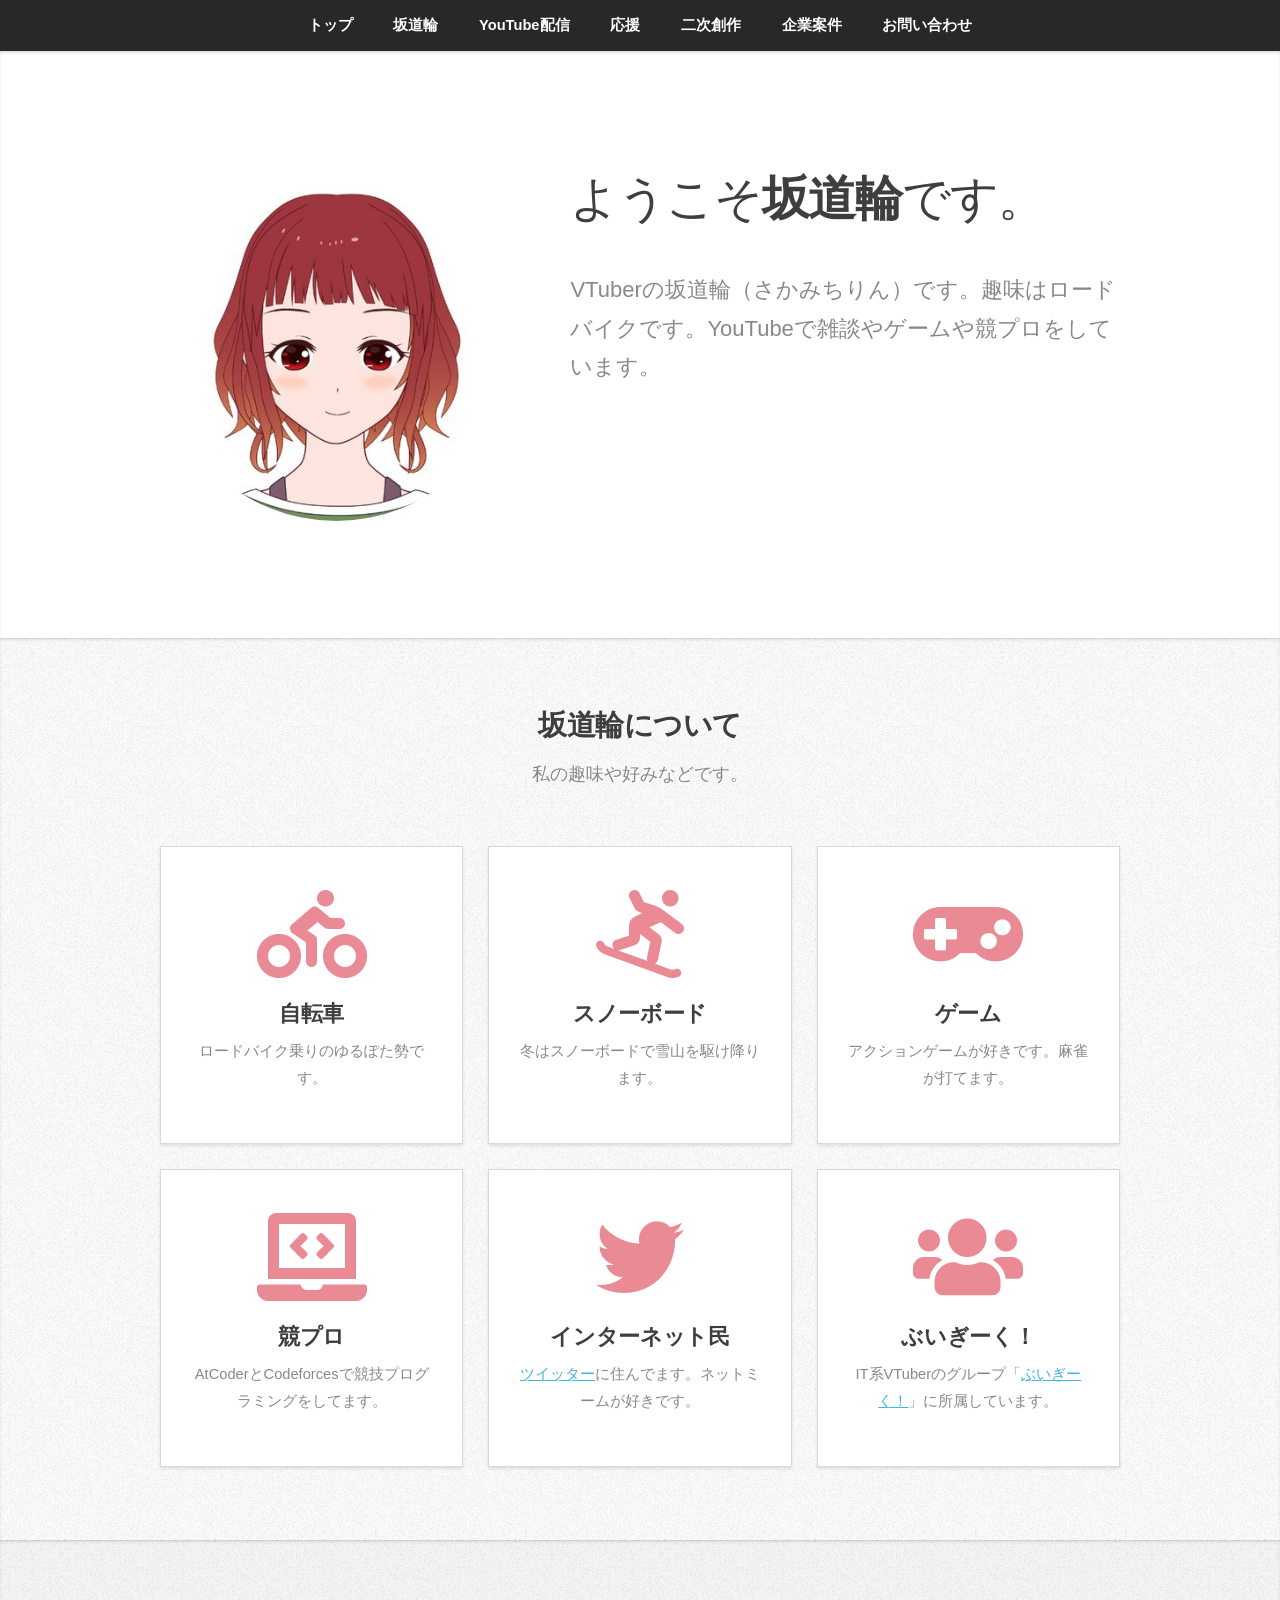
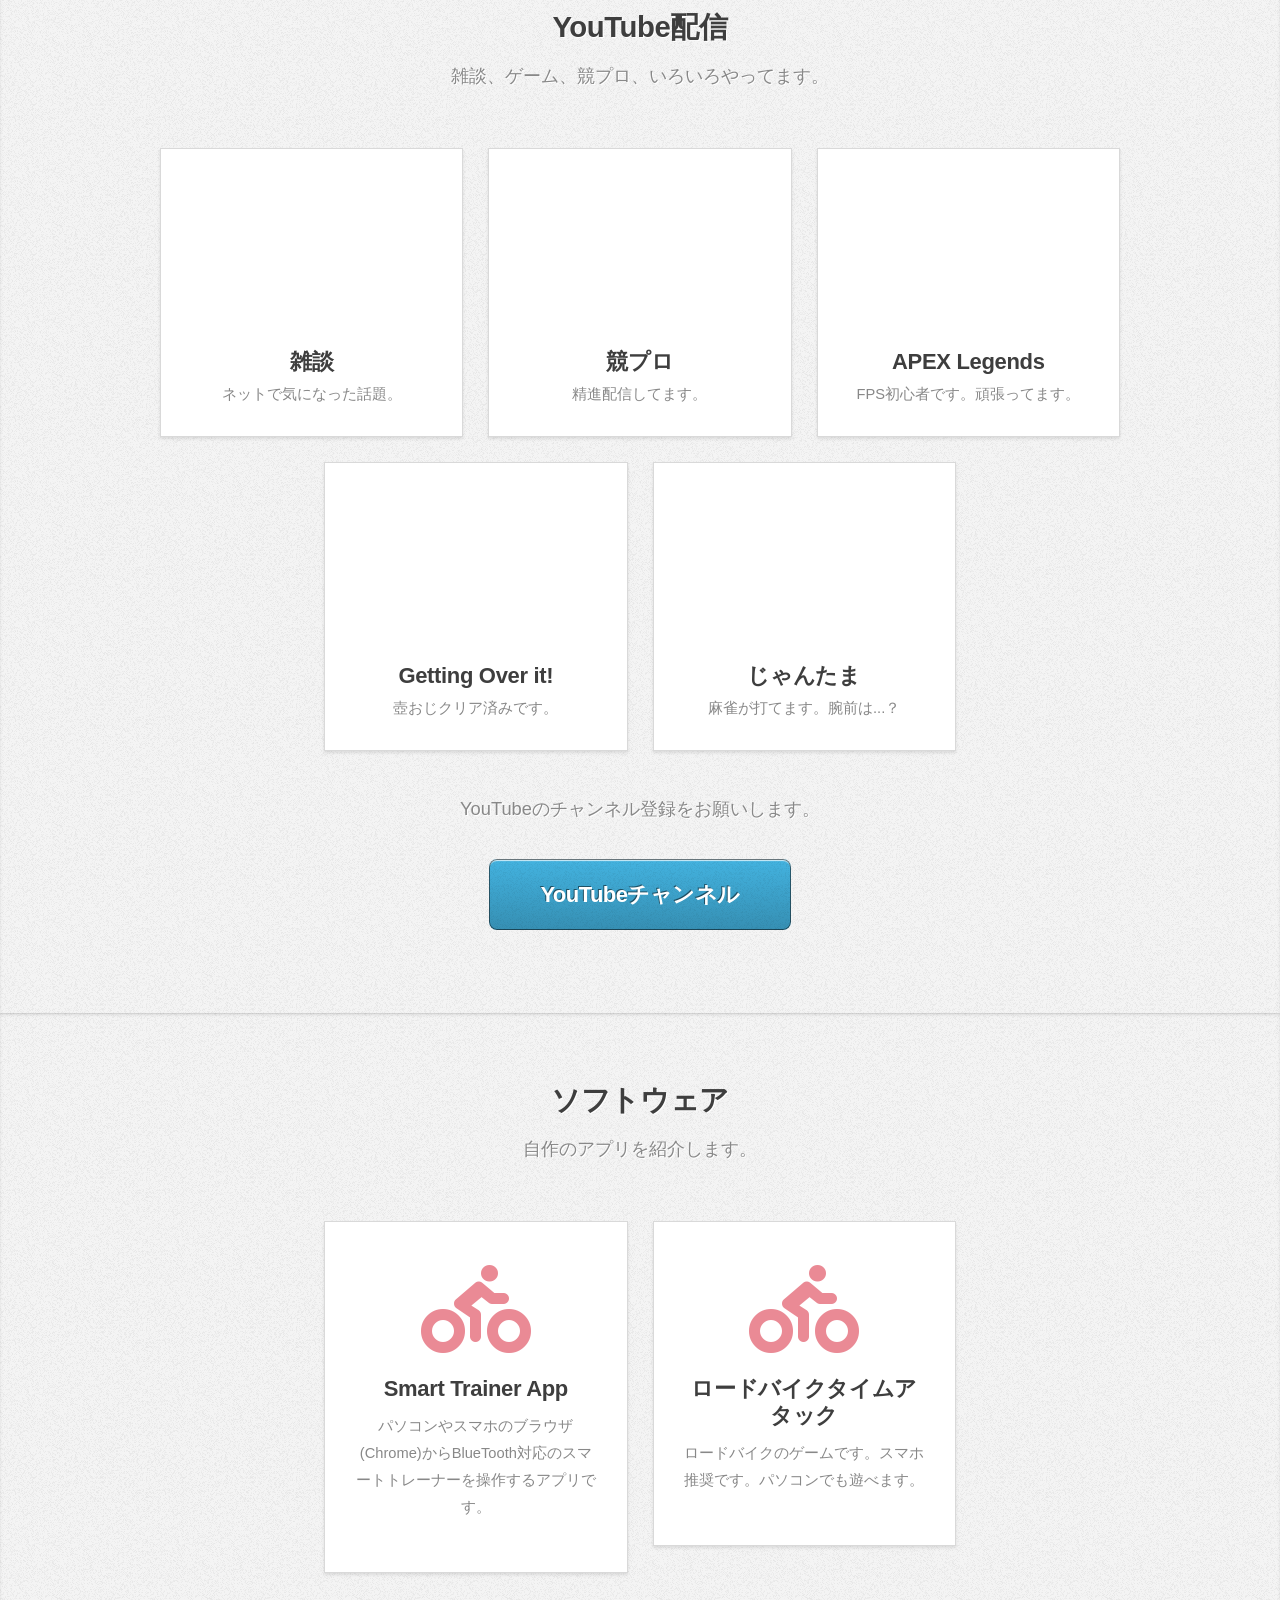
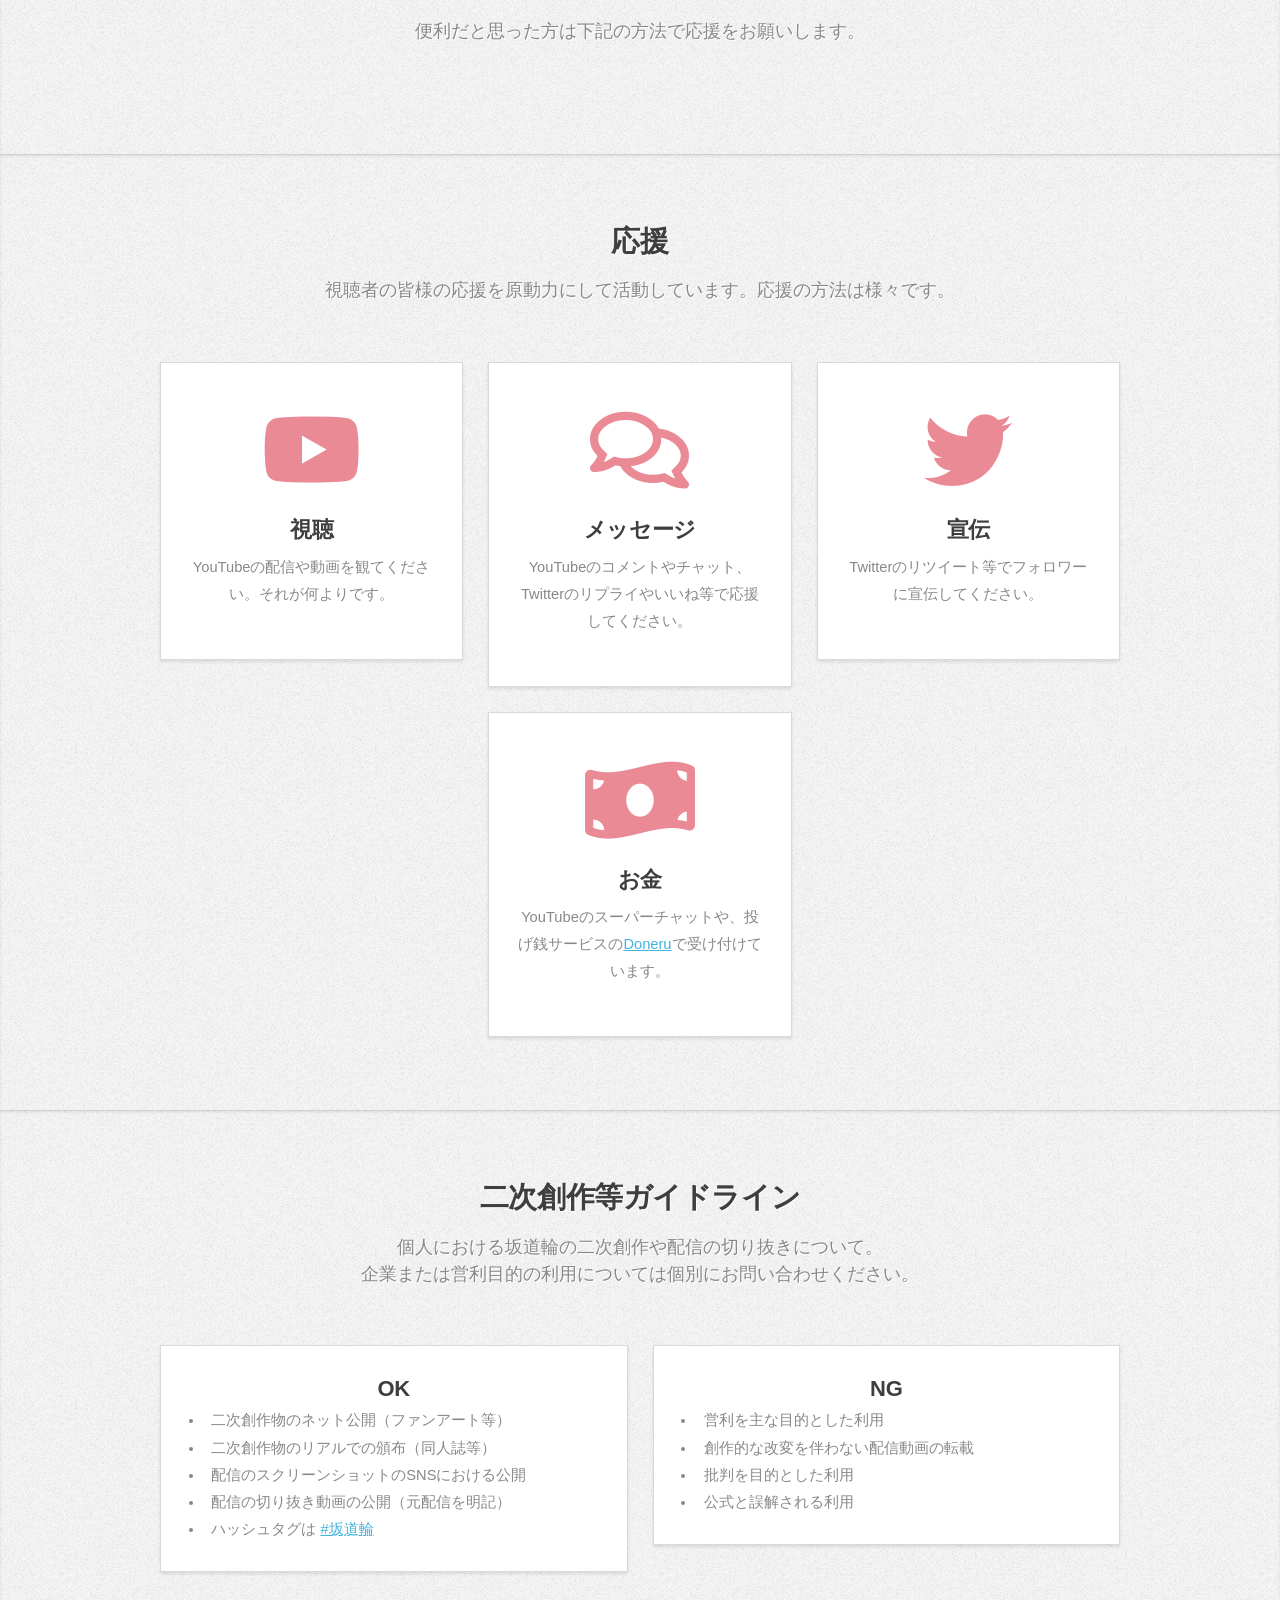
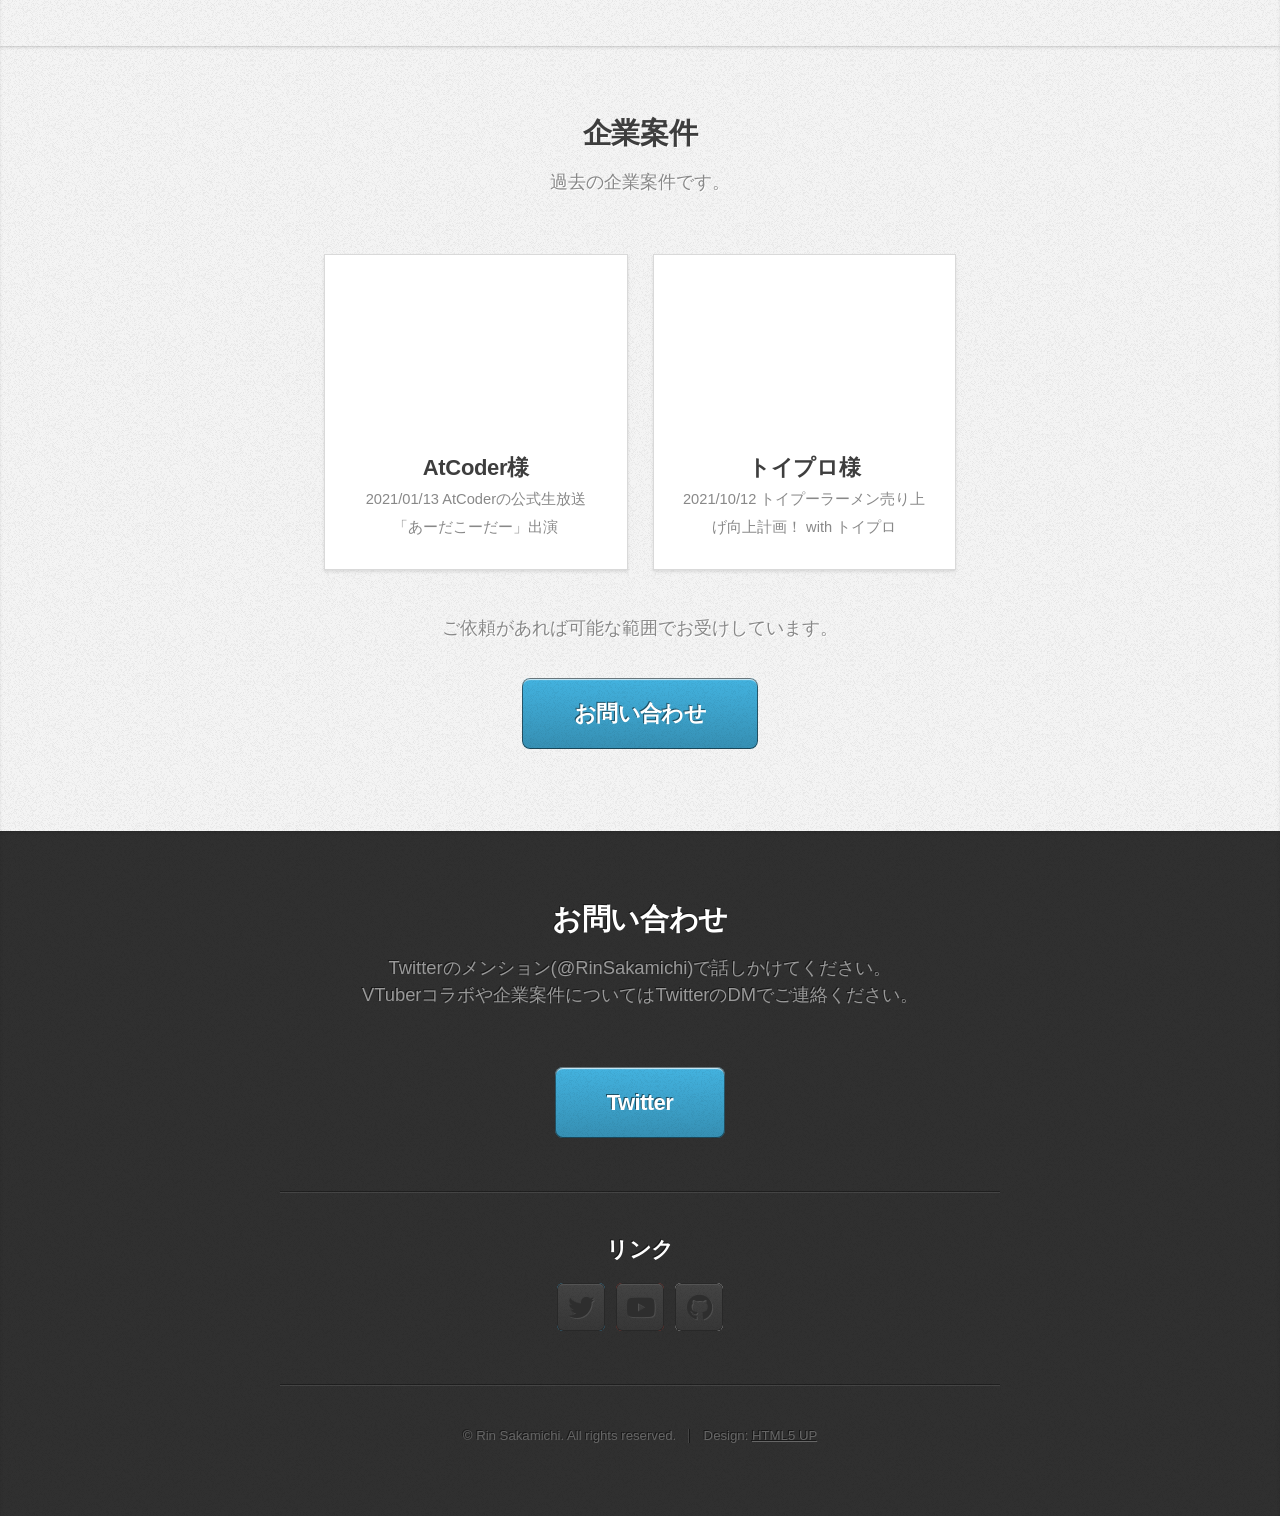
<file: index.html>
<!DOCTYPE HTML>
<html>
	<head>
		<title>VTuber 坂道輪</title>
		<meta charset="utf-8" />
		<meta name="viewport" content="width=device-width, initial-scale=1, user-scalable=no" />
		<link rel="stylesheet" href="assets/css/main.css" />
		<link rel="stylesheet" href="assets/css/sub.css" />
		<link rel="icon" href="images/favicon.svg" type="image/svg+xml">
	</head>
	<body class="is-preload">

		<!-- Nav -->
			<nav id="nav">
				<ul class="container">
					<li><a href="#top">トップ</a></li>
					<li><a href="#about">坂道輪</a></li>
					<li><a href="#youtube">YouTube配信</a></li>
					<li><a href="#support">応援</a></li>
					<li><a href="#guideline">二次創作</a></li>
					<li><a href="#work">企業案件</a></li>
					<li><a href="#contact">お問い合わせ</a></li>
				</ul>
			</nav>

		<!-- Top -->
			<article id="top" class="wrapper style1">
				<div class="container">
					<div class="row">
						<div class="col-4 col-5-large col-12-medium">
							<span class="image fit"><img src="images/rin.jpg" alt="" /></span>
						</div>
						<div class="col-8 col-7-large col-12-medium">
							<header>
								<h1>ようこそ<strong>坂道輪</strong>です。</h1>
							</header>
							<p>VTuberの坂道輪（さかみちりん）です。趣味はロードバイクです。YouTubeで雑談やゲームや競プロをしています。</p>
						</div>
					</div>
				</div>
			</article>

		<!-- About -->
			<article id="about" class="wrapper style2">
				<div class="container">
					<header>
						<h2>坂道輪について</h2>
						<p>私の趣味や好みなどです。</p>
					</header>
					<div class="row aln-center">
						<div class="col-4 col-6-medium col-12-small">
							<section class="box style1">
								<span class="icon solid featured fa-biking"></span>
								<h3>自転車</h3>
								<p>ロードバイク乗りのゆるぽた勢です。</p>
							</section>
						</div>
						<div class="col-4 col-6-medium col-12-small">
							<section class="box style1">
								<span class="icon solid featured fa-snowboarding"></span>
								<h3>スノーボード</h3>
								<p>冬はスノーボードで雪山を駆け降ります。</p>
							</section>
						</div>
						<div class="col-4 col-6-medium col-12-small">
							<section class="box style1">
								<span class="icon solid featured fa-gamepad"></span>
								<h3>ゲーム</h3>
								<p>アクションゲームが好きです。麻雀が打てます。</p>
							</section>
						</div>
						<div class="col-4 col-6-medium col-12-small">
							<section class="box style1">
								<span class="icon solid featured fa-laptop-code"></span>
								<h3>競プロ</h3>
								<p>AtCoderとCodeforcesで競技プログラミングをしてます。</p>
							</section>
						</div>
						<div class="col-4 col-6-medium col-12-small">
							<section class="box style1">
								<span class="icon brands featured fa-twitter"></span>
								<h3>インターネット民</h3>
								<p><a href="https://twitter.com/RinSakamichi">ツイッター</a>に住んでます。ネットミームが好きです。</p>
							</section>
						</div>
						<div class="col-4 col-6-medium col-12-small">
							<section class="box style1">
								<span class="icon solid featured fa-users"></span>
								<h3>ぶいぎーく！</h3>
								<p>IT系VTuberのグループ「<a href="https://vgeekpro.com/">ぶいぎーく！</a>」に所属しています。</p>
							</section>
						</div>
					</div>
				</div>
			</article>

		<!-- Youtube -->
			<article id="youtube" class="wrapper style3">
				<div class="container">
					<header>
						<h2>YouTube配信</h2>
						<p>雑談、ゲーム、競プロ、いろいろやってます。</p>
					</header>
					<div class="row aln-center">
						<div class="col-4 col-6-medium col-12-small">
							<article class="box style2">
								<div class="embed-responsive embed-responsive-16by9 image fit">
									<iframe class="embed-responsive-item" src="https://www.youtube.com/embed/PSwb-46ZliI"  allowfullscreen></iframe>
								</div>
								<h3><a href="https://www.youtube.com/playlist?list=PLFi46EaoQjc_jAxZEx3olLDhNlMRoZ-14">雑談</a></h3>
								<p>ネットで気になった話題。</p>
							</article>
						</div>
						<div class="col-4 col-6-medium col-12-small">
							<article class="box style2">
								<div class="embed-responsive embed-responsive-16by9 image fit">
									<iframe class="embed-responsive-item" src="https://www.youtube.com/embed/tpE_3C1_MtQ"  allowfullscreen></iframe>
								</div>
								<h3><a href="https://www.youtube.com/playlist?list=PLFi46EaoQjc-c4BoLQl7Gibo0ncGLX5A2">競プロ</a></h3>
								<p>精進配信してます。</p>
							</article>
						</div>
						<div class="col-4 col-6-medium col-12-small">
							<article class="box style2">
								<div class="embed-responsive embed-responsive-16by9 image fit">
									<iframe class="embed-responsive-item" src="https://www.youtube.com/embed/CiyMWdt1Hx4"  allowfullscreen></iframe>
								</div>
								<h3><a href="https://www.youtube.com/playlist?list=PLFi46EaoQjc8MMFin82fOkr5Fip9q0m7t">APEX Legends</a></h3>
								<p>FPS初心者です。頑張ってます。</p>
							</article>
						</div>
						<div class="col-4 col-6-medium col-12-small">
							<article class="box style2">
								<div class="embed-responsive embed-responsive-16by9 image fit">
									<iframe class="embed-responsive-item" src="https://www.youtube.com/embed/8OgbjP1DBs4"  allowfullscreen></iframe>
								</div>
								<h3><a href="https://www.youtube.com/playlist?list=PLFi46EaoQjc-4pVzFT2dpYCqwcc2dq0h0">Getting Over it!</a></h3>
								<p>壺おじクリア済みです。</p>
							</article>
						</div>
						<div class="col-4 col-6-medium col-12-small">
							<article class="box style2">
								<div class="embed-responsive embed-responsive-16by9 image fit">
									<iframe class="embed-responsive-item" src="https://www.youtube.com/embed/j-us2_yyUjo "  allowfullscreen></iframe>
								</div>
								<h3><a href="https://www.youtube.com/playlist?list=PLFi46EaoQjc9QBCo8S5a8ERQlI256oQM3">じゃんたま</a></h3>
								<p>麻雀が打てます。腕前は...？</p>
							</article>
						</div>
					</div>
					<footer>
						<p>YouTubeのチャンネル登録をお願いします。</p>
						<a href="https://www.youtube.com/c/rinsakamichi" class="button large scrolly">YouTubeチャンネル</a>
					</footer>
				</div>
			</article>

			
		<!-- Software -->
			<article id="software" class="wrapper style3">
				<div class="container">
					<header>
						<h2>ソフトウェア</h2>
						<p>自作のアプリを紹介します。</p>
					</header>
					<div class="row aln-center">
						<div class="col-4 col-6-medium col-12-small">
							<section class="box style1">
								<span class="icon solid featured fa-biking"></span>
								<h3><a href="./smart_trainer_app/">Smart Trainer App</a></h3>
								<p>パソコンやスマホのブラウザ(Chrome)からBlueTooth対応のスマートトレーナーを操作するアプリです。</p>
							</section>
						</div>
						<div class="col-4 col-6-medium col-12-small">
							<section class="box style1">
								<span class="icon solid featured fa-biking"></span>
								<h3><a href="./game_time_trial/">ロードバイクタイムアタック</a></h3>
								<p>ロードバイクのゲームです。スマホ推奨です。パソコンでも遊べます。</p>
							</section>
						</div>
					</div>
					<footer>
						<p>便利だと思った方は下記の方法で応援をお願いします。</p>
					</footer>
				</div>
			</article>

		<!-- Support -->
		<article id="support" class="wrapper style3">
			<div class="container">
				<header>
					<h2>応援</h2>
					<p>視聴者の皆様の応援を原動力にして活動しています。応援の方法は様々です。</p>
				</header>
				<div class="row aln-center">
					<div class="col-4 col-6-medium col-12-small">
						<section class="box style1">
							<span class="icon featured brands fa-youtube"></span>
							<h3>視聴</h3>
							<p>YouTubeの配信や動画を観てください。それが何よりです。</p>
						</section>
					</div>
					<div class="col-4 col-6-medium col-12-small">
						<section class="box style1">
							<span class="icon featured fa-comments"></span>
							<h3>メッセージ</h3>
							<p>YouTubeのコメントやチャット、Twitterのリプライやいいね等で応援してください。</p>
						</section>
					</div>
					<div class="col-4 col-6-medium col-12-small">
						<section class="box style1">
							<span class="icon brands featured fa-twitter"></span>
							<h3>宣伝</h3>
							<p>Twitterのリツイート等でフォロワーに宣伝してください。</p>
						</section>
					</div>
					<div class="col-4 col-6-medium col-12-small">
						<section class="box style1">
							<span class="icon solid featured fa-money-bill-wave"></span>
							<h3>お金</h3>
							<p>YouTubeのスーパーチャットや、投げ銭サービスの<a href="https://doneru.jp/rin">Doneru</a>で受け付けています。</p>
						</section>
					</div>
				</div>
			</div>
		</article>

		<!-- Guideline -->
		<article id="guideline" class="wrapper style3">
			<div class="container">
				<header>
					<h2>二次創作等ガイドライン</h2>
					<p>個人における坂道輪の二次創作や配信の切り抜きについて。</p>
					<p>企業または営利目的の利用については個別にお問い合わせください。</p>
				</header>
				<div class="row aln-center">
					<div class="col-6 col-6-medium col-12-small">
						<article class="box style2">
							<h3>OK</h3>
							<ul class="guideline">
								<li>二次創作物のネット公開（ファンアート等）</li>
								<li>二次創作物のリアルでの頒布（同人誌等）</li>
								<li>配信のスクリーンショットのSNSにおける公開</li>
								<li>配信の切り抜き動画の公開（元配信を明記）</li>
								<li>ハッシュタグは <a href="https://twitter.com/search?q=%23%E5%9D%82%E9%81%93%E8%BC%AA">#坂道輪</a></li>
							</ul>
						</article>
					</div>
					<div class="col-6 col-6-medium col-12-small">
						<article class="box style2">
							<h3>NG</h3>
							<ul class="guideline">
								<li>営利を主な目的とした利用</li>
								<li>創作的な改変を伴わない配信動画の転載</li>
								<li>批判を目的とした利用</li>
								<li>公式と誤解される利用</li>
							</ul>
						</article>
					</div>
				</div>
			</div>
		</article>

		<!-- Work -->
		<article id="work" class="wrapper style3">
			<div class="container">
				<header>
					<h2>企業案件</h2>
					<p>過去の企業案件です。</p>
				</header>
				<div class="row aln-center">
					<div class="col-4 col-6-medium col-12-small">
						<article class="box style2">
							<div class="embed-responsive embed-responsive-16by9 image fit">
								<iframe class="embed-responsive-item" src="https://www.youtube.com/embed/vUxW3hOBfS8?t=1531"  allowfullscreen></iframe>
							</div>
							<h3><a href="https://atcoder.jp/">AtCoder様</a></h3>
							<p>2021/01/13 AtCoderの公式生放送「あーだこーだー」出演</p>
						</article>
					</div>
					<div class="col-4 col-6-medium col-12-small">
						<article class="box style2">
							<div class="embed-responsive embed-responsive-16by9 image fit">
								<iframe class="embed-responsive-item" src="https://www.youtube.com/embed/n1tU9yyR29o"  allowfullscreen></iframe>
							</div>
							<h3><a href="https://www.toy-pro.net/">トイプロ様</a></h3>
							<p>2021/10/12 トイプーラーメン売り上げ向上計画！ with トイプロ</p>
						</article>
					</div>
				</div>
				<footer>
					<p>ご依頼があれば可能な範囲でお受けしています。</p>
					<a href="#contact" class="button large scrolly">お問い合わせ</a>
				</footer>
			</div>
		</article>

		<!-- Contact -->
			<article id="contact" class="wrapper style4">
				<div class="container medium">
					<header>
						<h2>お問い合わせ</h2>
						<p>Twitterのメンション(@RinSakamichi)で話しかけてください。</p>
						<p>VTuberコラボや企業案件についてはTwitterのDMでご連絡ください。</p>
					</header>
					<a href="https://twitter.com/RinSakamichi" class="button large scrolly">Twitter</a>
					<div class="col-12">
						<hr />
						<h3>リンク</h3>
						<ul class="social">
							<li><a href="https://twitter.com/RinSakamichi" class="icon brands fa-twitter"><span class="label">Twitter</span></a></li>
							<li><a href="https://www.youtube.com/c/rinsakamichi" class="icon brands fa-youtube"><span class="label">YouTube</span></a></li>
							<li><a href="https://github.com/RinSakamichi" class="icon brands fa-github"><span class="label">Github</span></a></li>
						</ul>
						<hr />
					</div>
					<footer>
						<ul id="copyright">
							<li>&copy; Rin Sakamichi. All rights reserved.</li><li>Design: <a href="http://html5up.net">HTML5 UP</a></li>
						</ul>
					</footer>
				</div>
			</article>

		<!-- Scripts -->
			<script src="assets/js/jquery.min.js"></script>
			<script src="assets/js/jquery.scrolly.min.js"></script>
			<script src="assets/js/browser.min.js"></script>
			<script src="assets/js/breakpoints.min.js"></script>
			<script src="assets/js/util.js"></script>
			<script src="assets/js/main.js"></script>

	</body>
</html>
</file>
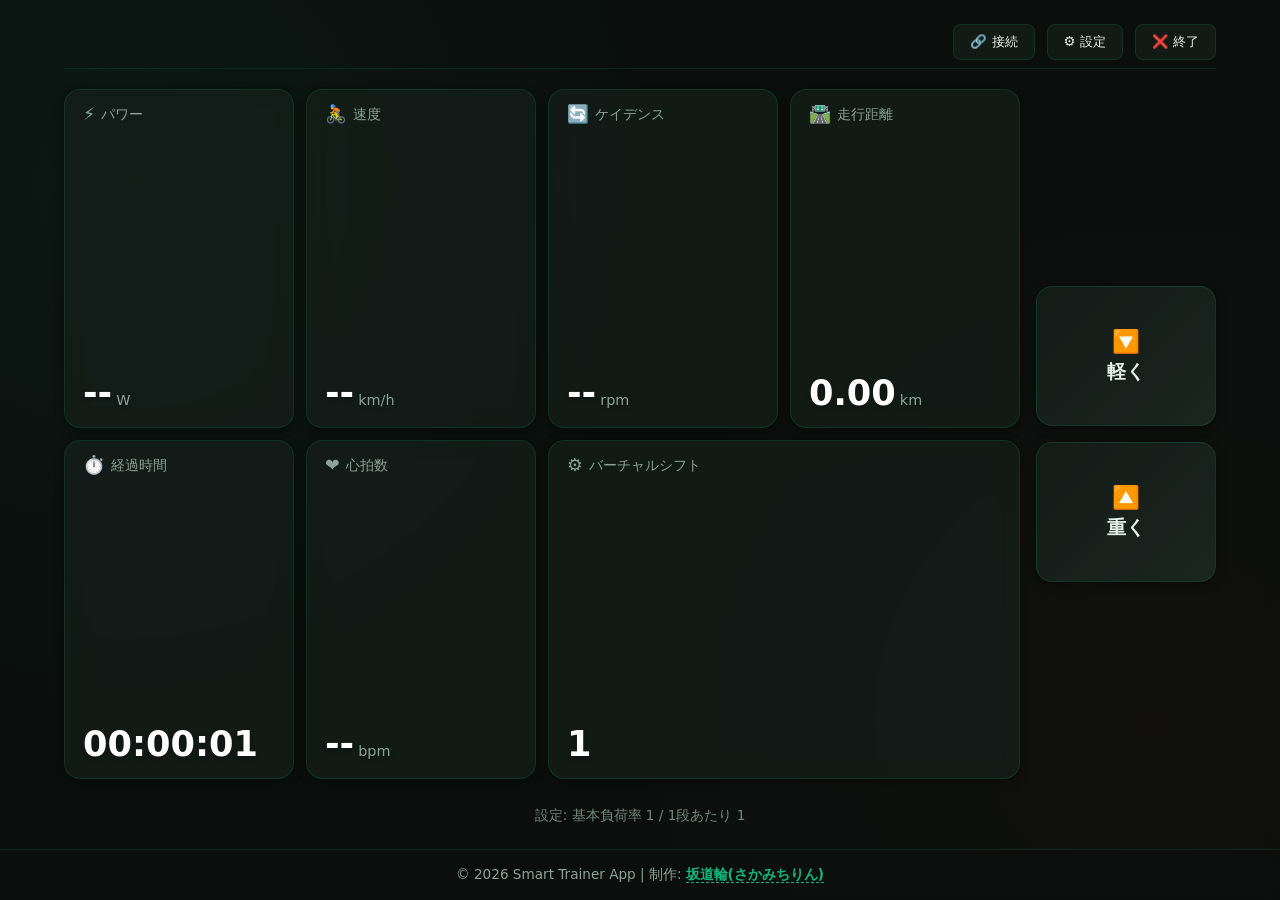
<file: smart_trainer_app/index.html>
<!doctype html>
<html lang="ja">
  <head>
    <meta charset="UTF-8" />
    <meta name="viewport" content="width=device-width, initial-scale=1.0" />
    <title>Smart Trainer App</title>
    <script type="module" crossorigin src="./assets/index-COaM7_fy.js"></script>
    <link rel="stylesheet" crossorigin href="./assets/index-C1PoY8Jf.css">
  </head>
  <body>
    <div id="root"></div>
  </body>
</html>
</file>
<file: assets/css/sub.css>
.embed-responsive {
    position: relative;
    display: block;
    width: 100%;
    padding: 0;
    overflow: hidden;
  }
  
  .embed-responsive::before {
    display: block;
    content: "";
  }
  
  .embed-responsive .embed-responsive-item,
  .embed-responsive iframe,
  .embed-responsive embed,
  .embed-responsive object,
  .embed-responsive video {
    position: absolute;
    top: 0;
    bottom: 0;
    left: 0;
    width: 100%;
    height: 100%;
    border: 0;
  }
  
  .embed-responsive-21by9::before {
    padding-top: 42.857143%;
  }
  
  .embed-responsive-16by9::before {
    padding-top: 56.25%;
  }
  
  .embed-responsive-4by3::before {
    padding-top: 75%;
  }
  
  .embed-responsive-1by1::before {
    padding-top: 100%;
  }
  
  .embed-responsive-21by9::before {
    padding-top: 42.857143%;
  }
  
  .embed-responsive-16by9::before {
    padding-top: 56.25%;
  }
  
  .embed-responsive-4by3::before {
    padding-top: 75%;
  }
  
  .embed-responsive-1by1::before {
    padding-top: 100%;
  }
  

ul.guideline {
    text-align: left;
    margin: 0;
}
</file>
<file: smart_trainer_app/assets/index-C1PoY8Jf.css>
:root{--bg-primary: #0a0f0d;--bg-secondary: rgba(22, 32, 28, .7);--bg-tertiary: #1b2621;--text-primary: #e6f3ed;--text-secondary: #8da399;--brand-green: #10b981;--brand-green-hover: #059669;--brand-green-glow: rgba(16, 185, 129, .2);--accent-red: #ef4444;--accent-red-hover: #dc2626;--accent-red-glow: rgba(239, 68, 68, .2);--border-color: rgba(16, 185, 129, .15);--border-color-focus: rgba(16, 185, 129, .4);--font-main: "Outfit", "Inter", system-ui, sans-serif;--shadow-sm: 0 2px 8px rgba(0, 0, 0, .5);--shadow-md: 0 8px 30px rgba(0, 0, 0, .6);--shadow-glow: 0 0 20px rgba(16, 185, 129, .15)}html,body,#root{margin:0;padding:0;height:100%;background-color:var(--bg-primary);color:var(--text-primary);font-family:var(--font-main);background-image:radial-gradient(circle at 10% 20%,rgba(16,185,129,.05) 0%,transparent 40%),radial-gradient(circle at 90% 80%,rgba(239,68,68,.03) 0%,transparent 40%);background-attachment:fixed}.app-container{display:flex;flex-direction:column;height:100vh;height:100dvh;overflow:hidden}.screen{flex:1;padding:24px;display:flex;flex-direction:column;gap:20px;max-width:1200px;margin:0 auto;width:100%;box-sizing:border-box;overflow-y:auto}.screen.home{overflow:hidden;height:100%}.home-content{display:flex;flex:1;gap:20px;min-height:0}.topbar{display:flex;justify-content:space-between;align-items:center;gap:12px;padding-bottom:8px;border-bottom:1px solid var(--border-color)}.topbar-left,.topbar-right{display:flex;gap:12px;align-items:center}.topbar button{background:var(--bg-secondary);border:1px solid var(--border-color);color:var(--text-primary);padding:8px 16px;border-radius:8px;font-weight:500;cursor:pointer;transition:all .2s ease;font-family:var(--font-main);display:flex;align-items:center;gap:6px}.topbar button:hover{background:var(--brand-green-glow);border-color:var(--brand-green);color:#fff;box-shadow:0 0 10px var(--brand-green-glow)}.topbar button.btn-finish:hover{background:var(--accent-red-glow);border-color:var(--accent-red);color:#fff;box-shadow:0 0 10px var(--accent-red-glow)}.metrics{display:grid;min-height:0}.metric-card{background:var(--bg-secondary);backdrop-filter:blur(10px);-webkit-backdrop-filter:blur(10px);border:1px solid var(--border-color);border-radius:16px;box-shadow:var(--shadow-sm);transition:transform .2s ease,border-color .2s ease,box-shadow .2s ease;display:flex;flex-direction:column;justify-content:space-between;box-sizing:border-box}.metric-card:hover{transform:translateY(-4px);border-color:#10b9814d;box-shadow:var(--shadow-md),0 0 15px #10b9811a}.metric-label{color:var(--text-secondary);display:flex;align-items:center;gap:6px;font-weight:500}.metric-label-icon{font-size:1.1rem}.metric-value{font-weight:800;color:#fff;display:flex;align-items:baseline;text-shadow:0 2px 4px rgba(0,0,0,.3)}.metric-unit{font-weight:500;color:var(--text-secondary);margin-left:4px}.shift-controls{display:flex;flex-shrink:0}.big-shift-button{font-weight:700;font-family:var(--font-main);background:linear-gradient(135deg,var(--bg-secondary),var(--bg-tertiary));border:1px solid var(--border-color);color:var(--text-primary);border-radius:20px;cursor:pointer;box-shadow:var(--shadow-sm);transition:all .2s cubic-bezier(.4,0,.2,1);display:flex;flex-direction:column;justify-content:center;align-items:center;gap:4px}.big-shift-button:hover{transform:scale(1.03);background:linear-gradient(135deg,var(--brand-green-glow),var(--bg-secondary));border-color:var(--brand-green);color:#fff;box-shadow:var(--shadow-md),0 0 20px var(--brand-green-glow)}.big-shift-button:active{transform:scale(.98)}.big-shift-button-icon{font-size:1.4rem}@media(max-aspect-ratio:1.1/1){.home-content{flex-direction:column;gap:12px}.metrics{grid-template-columns:repeat(2,1fr);gap:12px;flex:1}.metrics>:last-child{grid-column:span 2}.metric-card{padding:12px 16px}.metric-label{font-size:.9rem;margin-bottom:4px}.metric-value{font-size:2rem}.metric-unit{font-size:.9rem}.shift-controls{flex-direction:row;gap:12px;margin-top:4px;width:100%}.big-shift-button{flex:1;min-height:64px;font-size:1.1rem;border-radius:16px}}@media(min-aspect-ratio:1.1/1){.home-content{flex-direction:row;gap:16px}.metrics{grid-template-columns:repeat(4,1fr);gap:12px;flex:1}.metrics>:last-child{grid-column:span 2}.metric-card{padding:14px 18px;height:100%}.metric-label{font-size:.9rem;margin-bottom:6px}.metric-value{font-size:2.2rem}.metric-unit{font-size:.9rem}.shift-controls{flex-direction:column;gap:16px;width:180px;justify-content:center}.big-shift-button{flex:1;width:100%;min-height:80px;max-height:140px;font-size:1.2rem;border-radius:16px}}@media(max-height:520px)and (min-aspect-ratio:1.1/1){.screen.home{padding:8px 16px;gap:8px}.topbar{padding-bottom:4px}.home-content,.metrics{gap:8px}.metric-card{padding:6px 12px}.metric-label{font-size:.75rem;margin-bottom:2px}.metric-label-icon{font-size:.9rem}.metric-value{font-size:1.5rem}.metric-unit{font-size:.75rem}.shift-controls{width:130px;gap:8px}.big-shift-button{min-height:48px;font-size:.95rem;border-radius:10px;gap:2px}.big-shift-button-icon{font-size:1.1rem}.hint{margin-top:2px;font-size:.75rem}.app-footer{padding:6px;font-size:.75rem}}@media(max-height:680px)and (max-aspect-ratio:1.1/1){.screen.home{padding:12px 16px;gap:10px}.topbar{padding-bottom:4px}.home-content{gap:10px}.metrics{gap:8px}.metric-card{padding:8px 12px}.metric-label{font-size:.8rem;margin-bottom:2px}.metric-label-icon{font-size:.9rem}.metric-value{font-size:1.6rem}.metric-unit{font-size:.8rem}.shift-controls{gap:8px}.big-shift-button{min-height:50px;font-size:1rem;border-radius:12px}.big-shift-button-icon{font-size:1.1rem}.hint{margin-top:2px;font-size:.75rem}.app-footer{padding:8px;font-size:.75rem}}.panel{background:var(--bg-secondary);border:1px solid var(--border-color);border-radius:16px;padding:24px;box-shadow:var(--shadow-md);max-width:500px;margin:20px auto;width:100%;box-sizing:border-box}.panel h2{margin-top:0;margin-bottom:20px;font-size:1.5rem;border-bottom:2px solid var(--border-color);padding-bottom:8px;display:flex;align-items:center;gap:8px}.panel-buttons{display:grid;grid-template-columns:1fr;gap:12px}.panel button{background:var(--bg-tertiary);border:1px solid var(--border-color);color:var(--text-primary);padding:12px;border-radius:10px;font-size:1rem;font-weight:600;cursor:pointer;transition:all .2s ease;font-family:var(--font-main);display:flex;align-items:center;justify-content:center;gap:8px}.panel button.connect-btn:hover{background:var(--brand-green-glow);border-color:var(--brand-green);color:#fff;box-shadow:0 0 12px var(--brand-green-glow)}.panel button.disconnect-btn:hover{background:var(--accent-red-glow);border-color:var(--accent-red);color:#fff;box-shadow:0 0 12px var(--accent-red-glow)}.hint{text-align:center;font-size:.85rem;color:var(--text-secondary);margin-top:8px;opacity:.8}.app-footer{text-align:center;padding:16px;font-size:.85rem;color:var(--text-secondary);border-top:1px solid var(--border-color);margin-top:auto;background:#0a0f0d80;-webkit-backdrop-filter:blur(5px);backdrop-filter:blur(5px)}.app-footer a{color:var(--brand-green);text-decoration:none;font-weight:600;margin-left:4px;border-bottom:1px dashed var(--brand-green);transition:all .2s ease}.app-footer a:hover{color:#fff;border-bottom-style:solid;border-bottom-color:#fff;text-shadow:0 0 8px var(--brand-green)}.setting-item{display:flex;flex-direction:column;gap:8px;margin-bottom:20px}.setting-item:last-child{margin-bottom:0}.setting-item label{font-size:1rem;font-weight:600;color:var(--text-primary)}.setting-control{display:flex;align-items:center;gap:12px}.setting-control input[type=range]{flex:1;cursor:pointer}.number-input{background:var(--bg-tertiary);border:1px solid var(--border-color);color:var(--text-primary);padding:8px;border-radius:8px;width:70px;font-size:1rem;font-weight:600;text-align:center;font-family:var(--font-main);box-sizing:border-box;transition:border-color .2s ease}.number-input:focus{outline:none;border-color:var(--brand-green);box-shadow:0 0 8px var(--brand-green-glow)}.number-input::-webkit-outer-spin-button,.number-input::-webkit-inner-spin-button{margin:0}.unit{font-size:1rem;font-weight:600;color:var(--text-secondary);width:15px}
</file>
<file: assets/css/main.css>
@import url("https://fonts.googleapis.com/css?family=Open+Sans:300,300italic,600,600italic,700");
@import url("fontawesome-all.min.css");

/*
	Miniport by HTML5 UP
	html5up.net | @ajlkn
	Free for personal and commercial use under the CCA 3.0 license (html5up.net/license)
*/

html, body, div, span, applet, object,
iframe, h1, h2, h3, h4, h5, h6, p, blockquote,
pre, a, abbr, acronym, address, big, cite,
code, del, dfn, em, img, ins, kbd, q, s, samp,
small, strike, strong, sub, sup, tt, var, b,
u, i, center, dl, dt, dd, ol, ul, li, fieldset,
form, label, legend, table, caption, tbody,
tfoot, thead, tr, th, td, article, aside,
canvas, details, embed, figure, figcaption,
footer, header, hgroup, menu, nav, output, ruby,
section, summary, time, mark, audio, video {
	margin: 0;
	padding: 0;
	border: 0;
	font-size: 100%;
	font: inherit;
	vertical-align: baseline;}

article, aside, details, figcaption, figure,
footer, header, hgroup, menu, nav, section {
	display: block;}

body {
	line-height: 1;
}

ol, ul {
	list-style: none;
}

blockquote, q {
	quotes: none;
}

	blockquote:before, blockquote:after, q:before, q:after {
		content: '';
		content: none;
	}

table {
	border-collapse: collapse;
	border-spacing: 0;
}

body {
	-webkit-text-size-adjust: none;
}

mark {
	background-color: transparent;
	color: inherit;
}

input::-moz-focus-inner {
	border: 0;
	padding: 0;
}

input, select, textarea {
	-moz-appearance: none;
	-webkit-appearance: none;
	-ms-appearance: none;
	appearance: none;
}

/* Basic */

	html {
		box-sizing: border-box;
	}

	*, *:before, *:after {
		box-sizing: inherit;
	}

	body {
		padding-top: 3.5em;
	}

		body.is-preload *, body.is-preload *:before, body.is-preload *:after {
			-moz-animation: none !important;
			-webkit-animation: none !important;
			-ms-animation: none !important;
			animation: none !important;
			-moz-transition: none !important;
			-webkit-transition: none !important;
			-ms-transition: none !important;
			transition: none !important;
		}

	body, input, textarea, select {
		font-family: -apple-system, "BlinkMacSystemFont", "Helvetica Neue", Helvetica, "Arial", "ヒラギノ角ゴ ProN W3", "Hiragino Kaku Gothic ProN", "メイリオ", Meiryo, sans-serif, "Apple Color Emoji", "Segoe UI Emoji", "Segoe UI Symbol", "Noto Color Emoji";
		/* font-family: 'Open Sans', sans-serif; */
		line-height: 1.85em;
		color: #888;
		font-weight: 300;
		font-size: 13pt;
	}

	a {
		-moz-transition: color .2s ease-in-out;
		-webkit-transition: color .2s ease-in-out;
		-ms-transition: color .2s ease-in-out;
		transition: color .2s ease-in-out;
		color: #43B3E0;
		text-decoration: underline;
	}

		a:hover {
			color: #43bff0 !important;
		}

		a img {
			border: 0;
		}

	b, strong {
		font-weight: 600;
		color: #3e3e3e;
	}

	i, em {
		font-style: italic;
	}

	sub {
		position: relative;
		top: 0.5em;
		font-size: 0.8em;
	}

	sup {
		position: relative;
		top: -0.5em;
		font-size: 0.8em;
	}

	blockquote {
		border-left: solid 0.75em #eee;
		padding: 1em 0 1em 1.5em;
		font-style: italic;
	}

	h1, h2, h3, h4, h5, h6 {
		color: #3e3e3e;
		margin: 0 0 0.75em 0;
	}

	h1 a, h2 a, h3 a, h4 a, h5 a, h6 a {
		text-decoration: none;
		color: inherit;
	}

	h2, h3, h4, h5, h6 {
		font-weight: 700;
	}

	h1 {
		font-size: 3.25em;
		letter-spacing: -0.025em;
		font-weight: 300;
	}

		h1 strong {
			font-weight: 700;
		}

	h2 {
		font-size: 2em;
		letter-spacing: -0.015em;
	}

	h3 {
		font-size: 1.5em;
		letter-spacing: -0.015em;
	}

	em, i {
		font-style: italic;
	}

	br.clear {
		clear: both;
	}

	hr {
		border: 0;
		border-top: solid 1px #444;
		border-top-color: rgba(0, 0, 0, 0.35);
		box-shadow: 0px 1px 0px 0px rgba(255, 255, 255, 0.1);
		height: 1px;
		margin: 3em 0;
	}

	p, ul, ol, dl, table {
		margin-bottom: 2em;
	}

	header {
		margin: 0 0 3em 0;
	}

		header > p {
			font-size: 1.25em;
			margin: 0;
		}

	footer {
		margin: 3em 0 0 0;
	}

		footer > p {
			font-size: 1.25em;
		}

/* Container */

	.container {
		margin: 0 auto;
		max-width: calc(100% - 50px);
		width: 1200px;
	}

		.container.medium {
			width: 900px;
		}

		@media screen and (max-width: 1680px) {

			.container {
				width: 1200px;
			}

				.container.medium {
					width: 900px;
				}

		}

		@media screen and (max-width: 1280px) {

			.container {
				width: 960px;
			}

				.container.medium {
					width: 720px;
				}

		}

		@media screen and (max-width: 980px) {

			.container {
				width: 100%;
			}

				.container.medium {
					width: 75%;
				}

		}

		@media screen and (max-width: 736px) {

			.container {
				width: 100%;
				max-width: calc(100% - 30px);
			}

				.container.medium {
					width: 100%;
				}

		}

/* Row */

	.row {
		display: flex;
		flex-wrap: wrap;
		box-sizing: border-box;
		align-items: stretch;
	}

		.row > * {
			box-sizing: border-box;
		}

		.row.gtr-uniform > * > :last-child {
			margin-bottom: 0;
		}

		.row.aln-left {
			justify-content: flex-start;
		}

		.row.aln-center {
			justify-content: center;
		}

		.row.aln-right {
			justify-content: flex-end;
		}

		.row.aln-top {
			align-items: flex-start;
		}

		.row.aln-middle {
			align-items: center;
		}

		.row.aln-bottom {
			align-items: flex-end;
		}

		.row > .imp {
			order: -1;
		}

		.row > .col-1 {
			width: 8.33333%;
		}

		.row > .off-1 {
			margin-left: 8.33333%;
		}

		.row > .col-2 {
			width: 16.66667%;
		}

		.row > .off-2 {
			margin-left: 16.66667%;
		}

		.row > .col-3 {
			width: 25%;
		}

		.row > .off-3 {
			margin-left: 25%;
		}

		.row > .col-4 {
			width: 33.33333%;
		}

		.row > .off-4 {
			margin-left: 33.33333%;
		}

		.row > .col-5 {
			width: 41.66667%;
		}

		.row > .off-5 {
			margin-left: 41.66667%;
		}

		.row > .col-6 {
			width: 50%;
		}

		.row > .off-6 {
			margin-left: 50%;
		}

		.row > .col-7 {
			width: 58.33333%;
		}

		.row > .off-7 {
			margin-left: 58.33333%;
		}

		.row > .col-8 {
			width: 66.66667%;
		}

		.row > .off-8 {
			margin-left: 66.66667%;
		}

		.row > .col-9 {
			width: 75%;
		}

		.row > .off-9 {
			margin-left: 75%;
		}

		.row > .col-10 {
			width: 83.33333%;
		}

		.row > .off-10 {
			margin-left: 83.33333%;
		}

		.row > .col-11 {
			width: 91.66667%;
		}

		.row > .off-11 {
			margin-left: 91.66667%;
		}

		.row > .col-12 {
			width: 100%;
		}

		.row > .off-12 {
			margin-left: 100%;
		}

		.row.gtr-0 {
			margin-top: 0px;
			margin-left: 0px;
		}

			.row.gtr-0 > * {
				padding: 0px 0 0 0px;
			}

			.row.gtr-0.gtr-uniform {
				margin-top: 0px;
			}

				.row.gtr-0.gtr-uniform > * {
					padding-top: 0px;
				}

		.row.gtr-25 {
			margin-top: -6.25px;
			margin-left: -6.25px;
		}

			.row.gtr-25 > * {
				padding: 6.25px 0 0 6.25px;
			}

			.row.gtr-25.gtr-uniform {
				margin-top: -6.25px;
			}

				.row.gtr-25.gtr-uniform > * {
					padding-top: 6.25px;
				}

		.row.gtr-50 {
			margin-top: -12.5px;
			margin-left: -12.5px;
		}

			.row.gtr-50 > * {
				padding: 12.5px 0 0 12.5px;
			}

			.row.gtr-50.gtr-uniform {
				margin-top: -12.5px;
			}

				.row.gtr-50.gtr-uniform > * {
					padding-top: 12.5px;
				}

		.row {
			margin-top: -25px;
			margin-left: -25px;
		}

			.row > * {
				padding: 25px 0 0 25px;
			}

			.row.gtr-uniform {
				margin-top: -25px;
			}

				.row.gtr-uniform > * {
					padding-top: 25px;
				}

		.row.gtr-150 {
			margin-top: -37.5px;
			margin-left: -37.5px;
		}

			.row.gtr-150 > * {
				padding: 37.5px 0 0 37.5px;
			}

			.row.gtr-150.gtr-uniform {
				margin-top: -37.5px;
			}

				.row.gtr-150.gtr-uniform > * {
					padding-top: 37.5px;
				}

		.row.gtr-200 {
			margin-top: -50px;
			margin-left: -50px;
		}

			.row.gtr-200 > * {
				padding: 50px 0 0 50px;
			}

			.row.gtr-200.gtr-uniform {
				margin-top: -50px;
			}

				.row.gtr-200.gtr-uniform > * {
					padding-top: 50px;
				}

		@media screen and (max-width: 1680px) {

			.row {
				display: flex;
				flex-wrap: wrap;
				box-sizing: border-box;
				align-items: stretch;
			}

				.row > * {
					box-sizing: border-box;
				}

				.row.gtr-uniform > * > :last-child {
					margin-bottom: 0;
				}

				.row.aln-left {
					justify-content: flex-start;
				}

				.row.aln-center {
					justify-content: center;
				}

				.row.aln-right {
					justify-content: flex-end;
				}

				.row.aln-top {
					align-items: flex-start;
				}

				.row.aln-middle {
					align-items: center;
				}

				.row.aln-bottom {
					align-items: flex-end;
				}

				.row > .imp-xlarge {
					order: -1;
				}

				.row > .col-1-xlarge {
					width: 8.33333%;
				}

				.row > .off-1-xlarge {
					margin-left: 8.33333%;
				}

				.row > .col-2-xlarge {
					width: 16.66667%;
				}

				.row > .off-2-xlarge {
					margin-left: 16.66667%;
				}

				.row > .col-3-xlarge {
					width: 25%;
				}

				.row > .off-3-xlarge {
					margin-left: 25%;
				}

				.row > .col-4-xlarge {
					width: 33.33333%;
				}

				.row > .off-4-xlarge {
					margin-left: 33.33333%;
				}

				.row > .col-5-xlarge {
					width: 41.66667%;
				}

				.row > .off-5-xlarge {
					margin-left: 41.66667%;
				}

				.row > .col-6-xlarge {
					width: 50%;
				}

				.row > .off-6-xlarge {
					margin-left: 50%;
				}

				.row > .col-7-xlarge {
					width: 58.33333%;
				}

				.row > .off-7-xlarge {
					margin-left: 58.33333%;
				}

				.row > .col-8-xlarge {
					width: 66.66667%;
				}

				.row > .off-8-xlarge {
					margin-left: 66.66667%;
				}

				.row > .col-9-xlarge {
					width: 75%;
				}

				.row > .off-9-xlarge {
					margin-left: 75%;
				}

				.row > .col-10-xlarge {
					width: 83.33333%;
				}

				.row > .off-10-xlarge {
					margin-left: 83.33333%;
				}

				.row > .col-11-xlarge {
					width: 91.66667%;
				}

				.row > .off-11-xlarge {
					margin-left: 91.66667%;
				}

				.row > .col-12-xlarge {
					width: 100%;
				}

				.row > .off-12-xlarge {
					margin-left: 100%;
				}

				.row.gtr-0 {
					margin-top: 0px;
					margin-left: 0px;
				}

					.row.gtr-0 > * {
						padding: 0px 0 0 0px;
					}

					.row.gtr-0.gtr-uniform {
						margin-top: 0px;
					}

						.row.gtr-0.gtr-uniform > * {
							padding-top: 0px;
						}

				.row.gtr-25 {
					margin-top: -6.25px;
					margin-left: -6.25px;
				}

					.row.gtr-25 > * {
						padding: 6.25px 0 0 6.25px;
					}

					.row.gtr-25.gtr-uniform {
						margin-top: -6.25px;
					}

						.row.gtr-25.gtr-uniform > * {
							padding-top: 6.25px;
						}

				.row.gtr-50 {
					margin-top: -12.5px;
					margin-left: -12.5px;
				}

					.row.gtr-50 > * {
						padding: 12.5px 0 0 12.5px;
					}

					.row.gtr-50.gtr-uniform {
						margin-top: -12.5px;
					}

						.row.gtr-50.gtr-uniform > * {
							padding-top: 12.5px;
						}

				.row {
					margin-top: -25px;
					margin-left: -25px;
				}

					.row > * {
						padding: 25px 0 0 25px;
					}

					.row.gtr-uniform {
						margin-top: -25px;
					}

						.row.gtr-uniform > * {
							padding-top: 25px;
						}

				.row.gtr-150 {
					margin-top: -37.5px;
					margin-left: -37.5px;
				}

					.row.gtr-150 > * {
						padding: 37.5px 0 0 37.5px;
					}

					.row.gtr-150.gtr-uniform {
						margin-top: -37.5px;
					}

						.row.gtr-150.gtr-uniform > * {
							padding-top: 37.5px;
						}

				.row.gtr-200 {
					margin-top: -50px;
					margin-left: -50px;
				}

					.row.gtr-200 > * {
						padding: 50px 0 0 50px;
					}

					.row.gtr-200.gtr-uniform {
						margin-top: -50px;
					}

						.row.gtr-200.gtr-uniform > * {
							padding-top: 50px;
						}

		}

		@media screen and (max-width: 1280px) {

			.row {
				display: flex;
				flex-wrap: wrap;
				box-sizing: border-box;
				align-items: stretch;
			}

				.row > * {
					box-sizing: border-box;
				}

				.row.gtr-uniform > * > :last-child {
					margin-bottom: 0;
				}

				.row.aln-left {
					justify-content: flex-start;
				}

				.row.aln-center {
					justify-content: center;
				}

				.row.aln-right {
					justify-content: flex-end;
				}

				.row.aln-top {
					align-items: flex-start;
				}

				.row.aln-middle {
					align-items: center;
				}

				.row.aln-bottom {
					align-items: flex-end;
				}

				.row > .imp-large {
					order: -1;
				}

				.row > .col-1-large {
					width: 8.33333%;
				}

				.row > .off-1-large {
					margin-left: 8.33333%;
				}

				.row > .col-2-large {
					width: 16.66667%;
				}

				.row > .off-2-large {
					margin-left: 16.66667%;
				}

				.row > .col-3-large {
					width: 25%;
				}

				.row > .off-3-large {
					margin-left: 25%;
				}

				.row > .col-4-large {
					width: 33.33333%;
				}

				.row > .off-4-large {
					margin-left: 33.33333%;
				}

				.row > .col-5-large {
					width: 41.66667%;
				}

				.row > .off-5-large {
					margin-left: 41.66667%;
				}

				.row > .col-6-large {
					width: 50%;
				}

				.row > .off-6-large {
					margin-left: 50%;
				}

				.row > .col-7-large {
					width: 58.33333%;
				}

				.row > .off-7-large {
					margin-left: 58.33333%;
				}

				.row > .col-8-large {
					width: 66.66667%;
				}

				.row > .off-8-large {
					margin-left: 66.66667%;
				}

				.row > .col-9-large {
					width: 75%;
				}

				.row > .off-9-large {
					margin-left: 75%;
				}

				.row > .col-10-large {
					width: 83.33333%;
				}

				.row > .off-10-large {
					margin-left: 83.33333%;
				}

				.row > .col-11-large {
					width: 91.66667%;
				}

				.row > .off-11-large {
					margin-left: 91.66667%;
				}

				.row > .col-12-large {
					width: 100%;
				}

				.row > .off-12-large {
					margin-left: 100%;
				}

				.row.gtr-0 {
					margin-top: 0px;
					margin-left: 0px;
				}

					.row.gtr-0 > * {
						padding: 0px 0 0 0px;
					}

					.row.gtr-0.gtr-uniform {
						margin-top: 0px;
					}

						.row.gtr-0.gtr-uniform > * {
							padding-top: 0px;
						}

				.row.gtr-25 {
					margin-top: -6.25px;
					margin-left: -6.25px;
				}

					.row.gtr-25 > * {
						padding: 6.25px 0 0 6.25px;
					}

					.row.gtr-25.gtr-uniform {
						margin-top: -6.25px;
					}

						.row.gtr-25.gtr-uniform > * {
							padding-top: 6.25px;
						}

				.row.gtr-50 {
					margin-top: -12.5px;
					margin-left: -12.5px;
				}

					.row.gtr-50 > * {
						padding: 12.5px 0 0 12.5px;
					}

					.row.gtr-50.gtr-uniform {
						margin-top: -12.5px;
					}

						.row.gtr-50.gtr-uniform > * {
							padding-top: 12.5px;
						}

				.row {
					margin-top: -25px;
					margin-left: -25px;
				}

					.row > * {
						padding: 25px 0 0 25px;
					}

					.row.gtr-uniform {
						margin-top: -25px;
					}

						.row.gtr-uniform > * {
							padding-top: 25px;
						}

				.row.gtr-150 {
					margin-top: -37.5px;
					margin-left: -37.5px;
				}

					.row.gtr-150 > * {
						padding: 37.5px 0 0 37.5px;
					}

					.row.gtr-150.gtr-uniform {
						margin-top: -37.5px;
					}

						.row.gtr-150.gtr-uniform > * {
							padding-top: 37.5px;
						}

				.row.gtr-200 {
					margin-top: -50px;
					margin-left: -50px;
				}

					.row.gtr-200 > * {
						padding: 50px 0 0 50px;
					}

					.row.gtr-200.gtr-uniform {
						margin-top: -50px;
					}

						.row.gtr-200.gtr-uniform > * {
							padding-top: 50px;
						}

		}

		@media screen and (max-width: 980px) {

			.row {
				display: flex;
				flex-wrap: wrap;
				box-sizing: border-box;
				align-items: stretch;
			}

				.row > * {
					box-sizing: border-box;
				}

				.row.gtr-uniform > * > :last-child {
					margin-bottom: 0;
				}

				.row.aln-left {
					justify-content: flex-start;
				}

				.row.aln-center {
					justify-content: center;
				}

				.row.aln-right {
					justify-content: flex-end;
				}

				.row.aln-top {
					align-items: flex-start;
				}

				.row.aln-middle {
					align-items: center;
				}

				.row.aln-bottom {
					align-items: flex-end;
				}

				.row > .imp-medium {
					order: -1;
				}

				.row > .col-1-medium {
					width: 8.33333%;
				}

				.row > .off-1-medium {
					margin-left: 8.33333%;
				}

				.row > .col-2-medium {
					width: 16.66667%;
				}

				.row > .off-2-medium {
					margin-left: 16.66667%;
				}

				.row > .col-3-medium {
					width: 25%;
				}

				.row > .off-3-medium {
					margin-left: 25%;
				}

				.row > .col-4-medium {
					width: 33.33333%;
				}

				.row > .off-4-medium {
					margin-left: 33.33333%;
				}

				.row > .col-5-medium {
					width: 41.66667%;
				}

				.row > .off-5-medium {
					margin-left: 41.66667%;
				}

				.row > .col-6-medium {
					width: 50%;
				}

				.row > .off-6-medium {
					margin-left: 50%;
				}

				.row > .col-7-medium {
					width: 58.33333%;
				}

				.row > .off-7-medium {
					margin-left: 58.33333%;
				}

				.row > .col-8-medium {
					width: 66.66667%;
				}

				.row > .off-8-medium {
					margin-left: 66.66667%;
				}

				.row > .col-9-medium {
					width: 75%;
				}

				.row > .off-9-medium {
					margin-left: 75%;
				}

				.row > .col-10-medium {
					width: 83.33333%;
				}

				.row > .off-10-medium {
					margin-left: 83.33333%;
				}

				.row > .col-11-medium {
					width: 91.66667%;
				}

				.row > .off-11-medium {
					margin-left: 91.66667%;
				}

				.row > .col-12-medium {
					width: 100%;
				}

				.row > .off-12-medium {
					margin-left: 100%;
				}

				.row.gtr-0 {
					margin-top: 0px;
					margin-left: 0px;
				}

					.row.gtr-0 > * {
						padding: 0px 0 0 0px;
					}

					.row.gtr-0.gtr-uniform {
						margin-top: 0px;
					}

						.row.gtr-0.gtr-uniform > * {
							padding-top: 0px;
						}

				.row.gtr-25 {
					margin-top: -6.25px;
					margin-left: -6.25px;
				}

					.row.gtr-25 > * {
						padding: 6.25px 0 0 6.25px;
					}

					.row.gtr-25.gtr-uniform {
						margin-top: -6.25px;
					}

						.row.gtr-25.gtr-uniform > * {
							padding-top: 6.25px;
						}

				.row.gtr-50 {
					margin-top: -12.5px;
					margin-left: -12.5px;
				}

					.row.gtr-50 > * {
						padding: 12.5px 0 0 12.5px;
					}

					.row.gtr-50.gtr-uniform {
						margin-top: -12.5px;
					}

						.row.gtr-50.gtr-uniform > * {
							padding-top: 12.5px;
						}

				.row {
					margin-top: -25px;
					margin-left: -25px;
				}

					.row > * {
						padding: 25px 0 0 25px;
					}

					.row.gtr-uniform {
						margin-top: -25px;
					}

						.row.gtr-uniform > * {
							padding-top: 25px;
						}

				.row.gtr-150 {
					margin-top: -37.5px;
					margin-left: -37.5px;
				}

					.row.gtr-150 > * {
						padding: 37.5px 0 0 37.5px;
					}

					.row.gtr-150.gtr-uniform {
						margin-top: -37.5px;
					}

						.row.gtr-150.gtr-uniform > * {
							padding-top: 37.5px;
						}

				.row.gtr-200 {
					margin-top: -50px;
					margin-left: -50px;
				}

					.row.gtr-200 > * {
						padding: 50px 0 0 50px;
					}

					.row.gtr-200.gtr-uniform {
						margin-top: -50px;
					}

						.row.gtr-200.gtr-uniform > * {
							padding-top: 50px;
						}

		}

		@media screen and (max-width: 736px) {

			.row {
				display: flex;
				flex-wrap: wrap;
				box-sizing: border-box;
				align-items: stretch;
			}

				.row > * {
					box-sizing: border-box;
				}

				.row.gtr-uniform > * > :last-child {
					margin-bottom: 0;
				}

				.row.aln-left {
					justify-content: flex-start;
				}

				.row.aln-center {
					justify-content: center;
				}

				.row.aln-right {
					justify-content: flex-end;
				}

				.row.aln-top {
					align-items: flex-start;
				}

				.row.aln-middle {
					align-items: center;
				}

				.row.aln-bottom {
					align-items: flex-end;
				}

				.row > .imp-small {
					order: -1;
				}

				.row > .col-1-small {
					width: 8.33333%;
				}

				.row > .off-1-small {
					margin-left: 8.33333%;
				}

				.row > .col-2-small {
					width: 16.66667%;
				}

				.row > .off-2-small {
					margin-left: 16.66667%;
				}

				.row > .col-3-small {
					width: 25%;
				}

				.row > .off-3-small {
					margin-left: 25%;
				}

				.row > .col-4-small {
					width: 33.33333%;
				}

				.row > .off-4-small {
					margin-left: 33.33333%;
				}

				.row > .col-5-small {
					width: 41.66667%;
				}

				.row > .off-5-small {
					margin-left: 41.66667%;
				}

				.row > .col-6-small {
					width: 50%;
				}

				.row > .off-6-small {
					margin-left: 50%;
				}

				.row > .col-7-small {
					width: 58.33333%;
				}

				.row > .off-7-small {
					margin-left: 58.33333%;
				}

				.row > .col-8-small {
					width: 66.66667%;
				}

				.row > .off-8-small {
					margin-left: 66.66667%;
				}

				.row > .col-9-small {
					width: 75%;
				}

				.row > .off-9-small {
					margin-left: 75%;
				}

				.row > .col-10-small {
					width: 83.33333%;
				}

				.row > .off-10-small {
					margin-left: 83.33333%;
				}

				.row > .col-11-small {
					width: 91.66667%;
				}

				.row > .off-11-small {
					margin-left: 91.66667%;
				}

				.row > .col-12-small {
					width: 100%;
				}

				.row > .off-12-small {
					margin-left: 100%;
				}

				.row.gtr-0 {
					margin-top: 0px;
					margin-left: 0px;
				}

					.row.gtr-0 > * {
						padding: 0px 0 0 0px;
					}

					.row.gtr-0.gtr-uniform {
						margin-top: 0px;
					}

						.row.gtr-0.gtr-uniform > * {
							padding-top: 0px;
						}

				.row.gtr-25 {
					margin-top: -3.75px;
					margin-left: -3.75px;
				}

					.row.gtr-25 > * {
						padding: 3.75px 0 0 3.75px;
					}

					.row.gtr-25.gtr-uniform {
						margin-top: -3.75px;
					}

						.row.gtr-25.gtr-uniform > * {
							padding-top: 3.75px;
						}

				.row.gtr-50 {
					margin-top: -7.5px;
					margin-left: -7.5px;
				}

					.row.gtr-50 > * {
						padding: 7.5px 0 0 7.5px;
					}

					.row.gtr-50.gtr-uniform {
						margin-top: -7.5px;
					}

						.row.gtr-50.gtr-uniform > * {
							padding-top: 7.5px;
						}

				.row {
					margin-top: -15px;
					margin-left: -15px;
				}

					.row > * {
						padding: 15px 0 0 15px;
					}

					.row.gtr-uniform {
						margin-top: -15px;
					}

						.row.gtr-uniform > * {
							padding-top: 15px;
						}

				.row.gtr-150 {
					margin-top: -22.5px;
					margin-left: -22.5px;
				}

					.row.gtr-150 > * {
						padding: 22.5px 0 0 22.5px;
					}

					.row.gtr-150.gtr-uniform {
						margin-top: -22.5px;
					}

						.row.gtr-150.gtr-uniform > * {
							padding-top: 22.5px;
						}

				.row.gtr-200 {
					margin-top: -30px;
					margin-left: -30px;
				}

					.row.gtr-200 > * {
						padding: 30px 0 0 30px;
					}

					.row.gtr-200.gtr-uniform {
						margin-top: -30px;
					}

						.row.gtr-200.gtr-uniform > * {
							padding-top: 30px;
						}

		}

/* Form */

	form label {
		color: #3e3e3e;
		font-weight: 700;
		display: block;
		margin: 0 0 0.5em 0;
	}

	form input[type=text],
	form input[type=email],
	form input[type=password],
	form select,
	form textarea {
		-moz-transition: background .2s ease-in-out, box-shadow .2s ease-in-out;
		-webkit-transition: background .2s ease-in-out, box-shadow .2s ease-in-out;
		-ms-transition: background .2s ease-in-out, box-shadow .2s ease-in-out;
		transition: background .2s ease-in-out, box-shadow .2s ease-in-out;
		-webkit-appearance: none;
		display: block;
		border: 0;
		padding: 0.75em;
		font-size: 1em;
		border-radius: 8px;
		border: solid 1px #ddd;
		background: #fff;
		color: #bbb;
		box-shadow: inset 0px 2px 3px 1px rgba(0, 0, 0, 0.05), 0px 1px 0px 0px rgba(255, 255, 255, 0.025);
		width: 100%;
	}

		form input[type=text]:focus,
		form input[type=email]:focus,
		form input[type=password]:focus,
		form select:focus,
		form textarea:focus {
			background: #fafafa;
			box-shadow: inset 0px 2px 5px 0px rgba(0, 0, 0, 0.05), 0px 1px 0px 0px rgba(255, 255, 255, 0.025), inset 0px 0px 2px 1px #43bff0;
		}

	form textarea {
		height: 15em;
	}

	form .actions:last-child {
		margin-bottom: 0;
	}

	form ::-webkit-input-placeholder {
		color: #555 !important;
	}

	form :-moz-placeholder {
		color: #555 !important;
	}

	form ::-moz-placeholder {
		color: #555 !important;
	}

	form :-ms-input-placeholder {
		color: #555 !important;
	}

	form ::-moz-focus-inner {
		border: 0;
	}

/* Tables */

	table {
		width: 100%;
	}

		table.default {
			width: 100%;
		}

			table.default tr {
				border-top: solid 1px #eee;
			}

				table.default tr:first-child {
					border-top: 0;
				}

			table.default td {
				padding: 0.5em 1em 0.5em 1em;
			}

			table.default th {
				text-align: left;
				padding: 0.5em 1em 0.5em 1em;
				font-weight: 600;
				margin: 0 0 1em 0;
			}

			table.default thead {
				background: #4f4f4f;
				color: #fff;
			}

/* Section/Article */

	section, article {
		margin-bottom: 3em;
	}

	section > :last-child,
	article > :last-child,
	section:last-child,
	article:last-child {
		margin-bottom: 0;
	}

/* Image */

	.image {
		display: inline-block;
		position: relative;
	}

		.image img {
			display: block;
			width: 100%;
		}
		
		.image iframe {
			display: block;
			width: 100%;
		}

		.image.fit {
			display: block;
			width: 100%;
		}

		.image.featured {
			display: block;
			width: 100%;
			margin: 0 0 2em 0;
		}

		.image.left {
			float: left;
			margin: 0 2em 2em 0;
		}

		.image.centered {
			display: block;
			margin: 0 0 2em 0;
		}

			.image.centered img {
				margin: 0 auto;
				width: auto;
			}

/* Button */

	input[type="button"],
	input[type="submit"],
	input[type="reset"],
	button,
	.button {
		background-image: url("images/bg.png"), -moz-linear-gradient(top, rgba(0, 0, 0, 0), rgba(0, 0, 0, 0.2));
		background-image: url("images/bg.png"), -webkit-linear-gradient(top, rgba(0, 0, 0, 0), rgba(0, 0, 0, 0.2));
		background-image: url("images/bg.png"), -ms-linear-gradient(top, rgba(0, 0, 0, 0), rgba(0, 0, 0, 0.2));
		background-image: url("images/bg.png"), linear-gradient(top, rgba(0, 0, 0, 0), rgba(0, 0, 0, 0.2));
		-moz-transition: background-color .2s ease-in-out;
		-webkit-transition: background-color .2s ease-in-out;
		-ms-transition: background-color .2s ease-in-out;
		transition: background-color .2s ease-in-out;
		-webkit-appearance: none;
		position: relative;
		display: inline-block;
		color: #fff !important;
		text-decoration: none;
		font-weight: 700;
		border: 0;
		outline: 0;
		cursor: pointer;
		border-radius: 8px;
		text-shadow: -1px -1px 0.5px rgba(0, 0, 0, 0.5);
		overflow: hidden;
		box-shadow: inset 0px 0px 0px 1px rgba(0, 0, 0, 0.5), inset 0px 2px 1px 0px rgba(255, 255, 255, 0.75);
		background-color: #43B3E0;
		padding: 1em 2.35em 1em 2.35em;
		font-size: 1.1em;
		max-width: 24em;
	}

		input[type="button"]:hover,
		input[type="submit"]:hover,
		input[type="reset"]:hover,
		button:hover,
		.button:hover {
			background-color: #43bff0;
			color: #fff !important;
		}

		input[type="button"]:active,
		input[type="submit"]:active,
		input[type="reset"]:active,
		button:active,
		.button:active {
			background-color: #3BA8D3;
			top: 1px;
		}

		input[type="button"].large,
		input[type="submit"].large,
		input[type="reset"].large,
		button.large,
		.button.large {
			font-size: 1.5em;
			letter-spacing: -0.025em;
		}

		input[type="button"].alt,
		input[type="submit"].alt,
		input[type="reset"].alt,
		button.alt,
		.button.alt {
			background-color: #444;
			box-shadow: inset 0px 0px 0px 1px #242424, inset 0px 2px 1px 0px rgba(255, 255, 255, 0.2);
		}

			input[type="button"].alt:hover,
			input[type="submit"].alt:hover,
			input[type="reset"].alt:hover,
			button.alt:hover,
			.button.alt:hover {
				background-color: #4f4f4f;
				color: #fff !important;
			}

			input[type="button"].alt:active,
			input[type="submit"].alt:active,
			input[type="reset"].alt:active,
			button.alt:active,
			.button.alt:active {
				background-color: #3f3f3f;
			}

/* List */

	ul {
		list-style: disc;
		padding-left: 1em;
	}

		ul li {
			padding-left: 0.5em;
		}

	ol {
		list-style: decimal;
		padding-left: 1.25em;
	}

		ol li {
			padding-left: 0.25em;
		}

/* Social */

	ul.social {
		cursor: default;
		margin: 0;
		list-style: none;
		padding-left: 0;
	}

		ul.social li {
			position: relative;
			display: inline-block;
			margin: 0.25em;
			top: 0;
			padding-left: 0;
		}

			ul.social li a {
				-moz-transition: top .2s ease-in-out;
				-webkit-transition: top .2s ease-in-out;
				-ms-transition: top .2s ease-in-out;
				transition: top .2s ease-in-out;
				display: block;
				width: 48px;
				height: 48px;
				border-radius: 6px;
				top: 0;
				position: relative;
			}

				ul.social li a:before {
					background-image: url("images/bg.png"), -moz-linear-gradient(top, rgba(0, 0, 0, 0), rgba(0, 0, 0, 0.2));
					background-image: url("images/bg.png"), -webkit-linear-gradient(top, rgba(0, 0, 0, 0), rgba(0, 0, 0, 0.2));
					background-image: url("images/bg.png"), -ms-linear-gradient(top, rgba(0, 0, 0, 0), rgba(0, 0, 0, 0.2));
					background-image: url("images/bg.png"), linear-gradient(top, rgba(0, 0, 0, 0), rgba(0, 0, 0, 0.2));
					-moz-transition: background-color .2s ease-in-out;
					-webkit-transition: background-color .2s ease-in-out;
					-ms-transition: background-color .2s ease-in-out;
					transition: background-color .2s ease-in-out;
					background-color: #444;
					border-radius: 6px;
					box-shadow: inset 0px 0px 0px 1px #282828, inset 0px 2px 1px 0px rgba(255, 255, 255, 0.1);
					color: #2E2E2E !important;
					display: block;
					font-size: 26px;
					height: 48px;
					line-height: 48px;
					text-align: center;
					outline: 0;
					overflow: hidden;
					text-shadow: 1px 1px 0px rgba(255, 255, 255, 0.1);
					width: 48px;
				}

				ul.social li a.fa-twitter {
					background-color: #2DAAE4;
				}

				ul.social li a.fa-facebook-f {
					background-color: #3C5A98;
				}

				ul.social li a.fa-dribbble {
					background-color: #C4376B;
				}

				ul.social li a.fa-linkedin-in {
					background-color: #006599;
				}

				ul.social li a.fa-tumblr {
					background-color: #51718A;
				}

				ul.social li a.fa-google-plus {
					background-color: #DA2713;
				}

				ul.social li a.fa-github {
					background-color: #FAFAFA;
				}

				ul.social li a.fa-rss {
					background-color: #F2600B;
				}

				ul.social li a.fa-instagram {
					background-color: #E0D7C8;
				}

				ul.social li a.fa-foursquare {
					background-color: #39A3D4;
				}

				ul.social li a.fa-skype {
					background-color: #10BEF1;
				}

				ul.social li a.fa-soundcloud {
					background-color: #FE5419;
				}

				ul.social li a.fa-youtube {
					background-color: #BF2E25;
				}

				ul.social li a.fa-blogger {
					background-color: #FF6501;
				}

				ul.social li a.fa-flickr {
					background-color: #0062DB;
				}

				ul.social li a.fa-vimeo {
					background-color: #4C8AB0;
				}

				ul.social li a:hover {
					top: -5px;
				}

					ul.social li a:hover:before {
						background-color: transparent;
					}

/* Actions */

	ul.actions {
		list-style: none;
		padding-left: 0;
	}

		ul.actions li {
			display: inline-block;
			margin: 0 0 0 1em;
			padding-left: 0;
		}

			ul.actions li:first-child {
				margin-left: 0;
			}

/* Box */

	.box {
		background: #fff;
		box-shadow: inset 0px 0px 0px 1px rgba(0, 0, 0, 0.15), 0px 2px 3px 0px rgba(0, 0, 0, 0.1);
		text-align: center;
		padding: 2em;
	}

		.box.style1 {
			padding: 3em 2em 3.5em 2em;
		}

			.box.style1 h3 {
				margin-bottom: 0.5em;
			}

		.box.style2 h3 {
			margin-bottom: 0.25em;
		}

		.box.style2 .image {
			position: relative;
			left: 2em;
			top: 2em;
			margin: -4em 0 4em -4em;
			width: auto;
		}

/* Icons */

	.icon {
		text-decoration: none;
		text-decoration: none;
	}

		.icon:before {
			-moz-osx-font-smoothing: grayscale;
			-webkit-font-smoothing: antialiased;
			display: inline-block;
			font-style: normal;
			font-variant: normal;
			text-rendering: auto;
			line-height: 1;
			text-transform: none !important;
			font-family: 'Font Awesome 5 Free';
			font-weight: 400;
		}

		.icon:before {
			font-size: 1.25em;
		}

		.icon > .label {
			display: none;
		}

		.icon.solid:before {
			font-weight: 900;
		}

		.icon.brands:before {
			font-family: 'Font Awesome 5 Brands';
		}

		.icon.featured {
			color: #EA8A95;
			display: block;
			margin: 0 0 1.5em 0;
			cursor: default;
		}

			.icon.featured:before {
				font-size: 6em;
			}

/* Wrappers */

	.wrapper {
		background-image: url("images/bg.png");
		box-shadow: inset 0px 1px 0px 0px rgba(0, 0, 0, 0.05), inset 0px 2px 3px 0px rgba(0, 0, 0, 0.1);
		padding: 8em 0 8em 0;
		text-align: center;
	}

		.wrapper.style1 {
			background-image: none;
			background-color: #fff;
		}

		.wrapper.style2 {
			background-color: #fafafa;
			text-shadow: 1px 1px 0px #fff;
		}

		.wrapper.style3 {
			background-color: #f4f4f4;
			text-shadow: 1px 1px 0px #fff;
		}

		.wrapper.style4 {
			background-color: #303030;
			color: #999;
			text-shadow: -1px -1px 0px #181818;
		}

			.wrapper.style4 h1, .wrapper.style4 h2, .wrapper.style4 h3, .wrapper.style4 h4, .wrapper.style4 h5, .wrapper.style4 h6 {
				color: #fff;
			}

			.wrapper.style4 form input[type=text],
			.wrapper.style4 form input[type=password],
			.wrapper.style4 form select,
			.wrapper.style4 form textarea {
				border: none;
				background: #282828;
			}

				.wrapper.style4 form input[type=text]:focus,
				.wrapper.style4 form input[type=password]:focus,
				.wrapper.style4 form select:focus,
				.wrapper.style4 form textarea:focus {
					background: #252525;
				}

/* Nav */

	#nav {
		background-color: #282828;
		text-align: center;
		position: fixed;
		left: 0;
		top: 0;
		width: 100%;
		z-index: 10000;
		cursor: default;
		height: 3.5em;
		line-height: 3.5em;
	}

		#nav ul {
			margin-bottom: 0;
			list-style: none;
			padding-left: 0;
		}

		#nav li {
			display: inline-block;
			padding-left: 0;
		}

		#nav a {
			-moz-transition: background-color .2s ease-in-out;
			-webkit-transition: background-color .2s ease-in-out;
			-ms-transition: background-color .2s ease-in-out;
			transition: background-color .2s ease-in-out;
			position: relative;
			display: block;
			color: #fff;
			text-decoration: none;
			outline: 0;
			font-weight: 600;
			border-radius: 8px;
			color: #fff;
			height: 2.5em;
			line-height: 2.5em;
			padding: 0 1.25em;
		}

			#nav a:hover {
				color: #fff !important;
				background: #383838;
			}

			#nav a.active {
				background: #484848;
			}

				#nav a.active:before {
					content: '';
					display: block;
					position: absolute;
					bottom: -0.6em;
					left: 50%;
					margin-left: -0.75em;
					border-left: solid 0.75em transparent;
					border-right: solid 0.75em transparent;
					border-top: solid 0.6em #282828;
				}

/* Articles */

	body > article {
		margin-bottom: 0;
	}

	#top {
		padding: 10em 0 10em 0;
		text-align: left;
	}

		#top .image {
			border-radius: 100%;
			width: 20em;
			height: 20em;
			margin: 0;
		}

			#top .image img {
				border-radius: 100%;
			}

		#top h1 {
			margin-top: 0.35em;
		}

		#top p {
			font-size: 1.5em;
			line-height: 1.75em;
		}

			#top p a {
				color: inherit;
			}

	#contact footer {
		font-size: 0.9em;
	}

/* Copyright */

	#copyright {
		color: #666;
		font-size: 1em;
		line-height: 1em;
		list-style: none;
		padding-left: 0;
		margin-bottom: 0;
	}

		#copyright li {
			display: inline-block;
			border-left: solid 1px rgba(0, 0, 0, 0.5);
			box-shadow: -1px 0px 0px 0px rgba(255, 255, 255, 0.1);
			padding: 0 0 0 1em;
			margin: 0 0 0 1em;
		}

			#copyright li:first-child {
				border: 0;
				box-shadow: none;
				padding-left: 0;
				margin-left: 0;
			}

		#copyright a {
			-moz-transition: color .2s ease-in-out;
			-webkit-transition: color .2s ease-in-out;
			-ms-transition: color .2s ease-in-out;
			transition: color .2s ease-in-out;
			color: inherit;
		}

			#copyright a:hover {
				color: #777;
			}

/* Large */

	@media screen and (max-width: 1280px) {

		/* Basic */

			body {
				font-size: 11pt;
			}

			input, textarea, select {
				font-size: 11pt;
			}

			header {
				margin: 0 0 4em 0;
			}

		/* Wrappers */

			.wrapper {
				padding: 5em 0 5em 0;
				text-align: center;
			}

				.wrapper.style4 .row-special {
					margin: 2em 0 0 0;
					padding: 2em 0 2em 0;
				}

		/* Articles */

			#top {
				padding: 8em 0;
			}

				#top .image {
					width: 24em;
					height: 24em;
					margin: 0;
				}

	}

/* Medium */

	@media screen and (max-width: 980px) {

		/* Articles */

			#top {
				text-align: center;
				padding: 5em 0;
			}

				#top .image {
					margin: 0 auto 2em auto;
				}

	}

/* Small */

	@media screen and (max-width: 736px) {

		/* Basic */

			body {
				padding-top: 44px;
			}

			body, input, textarea, select {
				line-height: 1.75em;
				font-size: 10pt;
				letter-spacing: 0;
			}

			h1, h2, h3, h4, h5, h6 {
				font-size: 1.25em;
				margin: 0 0 0.4em 0;
			}

			h1 {
				font-size: 2.25em;
				line-height: 1.25em;
			}

			header {
				margin: 0 0 2em 0;
			}

				header > p {
					font-size: 1.25em;
				}

			footer {
				margin: 2.5em 0 0 0;
			}

				footer > p {
					font-size: 1.25em;
				}

			hr {
				margin: 1.5em 0 2em 0;
			}

		/* Section/Article */

			section, article {
				clear: both;
			}

		/* Button */

			input[type="button"],
			input[type="submit"],
			input[type="reset"],
			button,
			.button {
				text-align: center;
				font-size: 1.2em;
				width: 100%;
				padding: 1em 0 1em 0;
			}

				input[type="button"].large,
				input[type="submit"].large,
				input[type="reset"].large,
				button.large,
				.button.large {
					font-size: 1.2em;
					letter-spacing: 0;
				}

		/* Social */

			ul.social {
				padding: 1em 0.5em 0 0.5em;
			}

				ul.social li {
					margin: 0.5em 0.5em 0.5em 0.5em;
				}

					ul.social li a {
						top: 0 !important;
					}

						ul.social li a:before {
							background-color: transparent !important;
						}

		/* Actions */

			ul.actions {
				margin: 0;
			}

				ul.actions li {
					display: block;
					margin: 15px 0 0 0;
				}

					ul.actions li:first-child {
						margin-top: 0;
					}

		/* Box */

			.box {
				padding: 30px 20px 30px 20px;
				margin: 0 0 20px 0 !important;
			}

				.box h3 {
					margin-bottom: 0.25em;
				}

				.box .image.centered {
					margin-bottom: 1em;
				}

				.box .image.featured {
					position: relative;
					left: 20px;
					top: 20px;
					margin: -50px 0 50px -40px;
					width: auto;
				}

				.box.style1 {
					max-width: 32em;
					margin-left: auto !important;
					margin-right: auto !important;
				}

				.box.style2 {
					max-width: 32em;
					margin-left: auto !important;
					margin-right: auto !important;
				}

		/* Wrappers */

			.wrapper {
				padding: 3em 0;
				text-align: center;
			}

		/* Nav */

			#nav {
				height: 44px;
				line-height: 44px;
			}

				#nav a {
					padding: 0 0.75em;
					height: inherit;
					line-height: inherit;
					border-radius: 0;
				}

					#nav a:hover {
						background-color: transparent;
					}

		/* Articles */

			#top {
				padding: 3em 0;
			}

				#top .image {
					width: 15em;
					height: 15em;
					margin-bottom: 0;
				}

				#top p {
					font-size: 1em;
				}

			#contact footer {
				margin: 0;
			}

		/* Copyright */

			#copyright {
				font-size: 1em;
				margin: 0;
			}

				#copyright li {
					display: block;
					margin: 1em 0 0 0;
					padding: 0;
					box-shadow: none;
					border-left: 0;
				}

					#copyright li:first-child {
						margin-top: 0;
					}

	}
</file>
